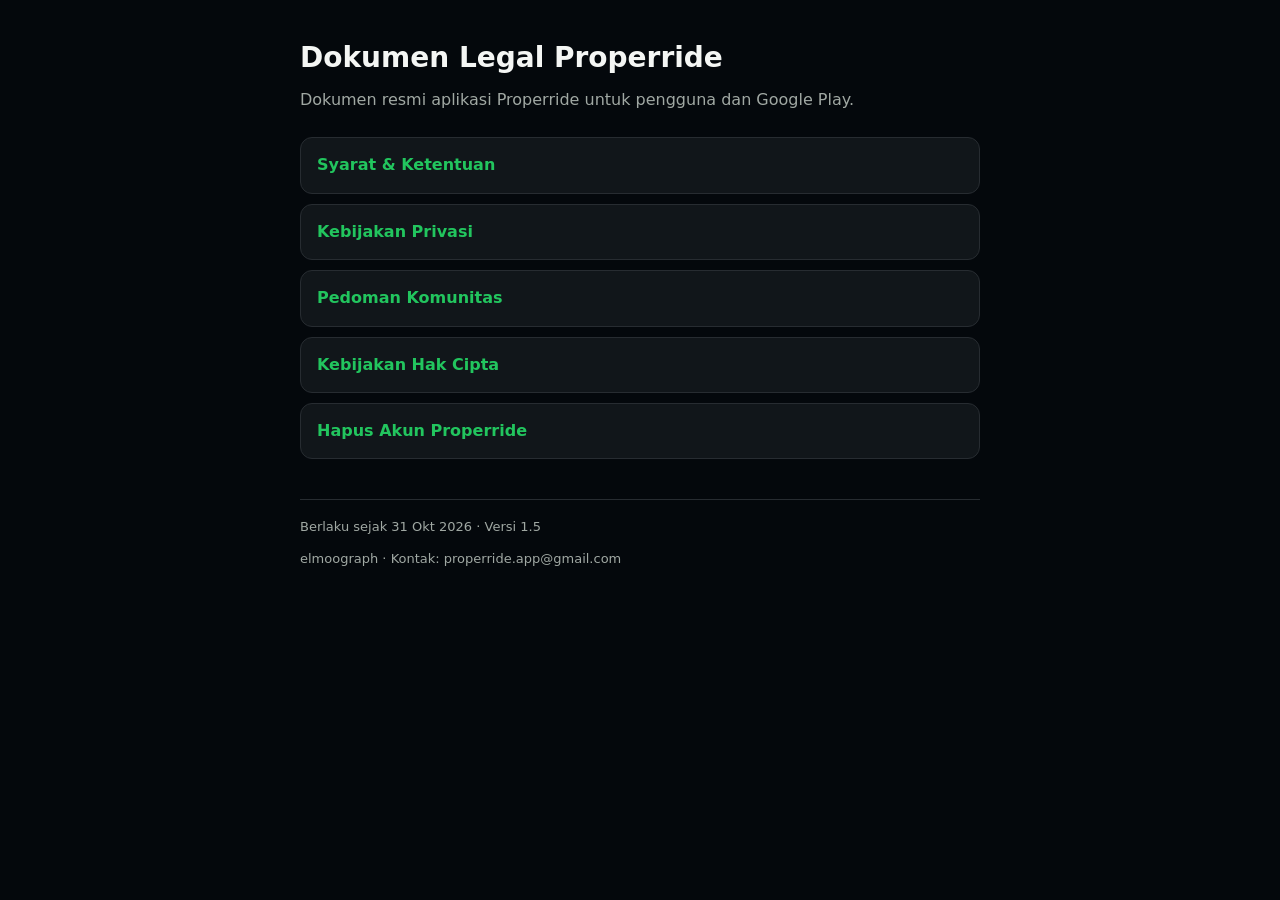
<file: index.html>
<!doctype html>
<html lang="id">
<head>
<meta charset="utf-8">
<meta name="viewport" content="width=device-width, initial-scale=1">
<title>Dokumen Legal Properride</title>
<link rel="stylesheet" href="style.css">
</head>
<body>
<main>
<h1>Dokumen Legal Properride</h1>
<p class="intro">Dokumen resmi aplikasi Properride untuk pengguna dan Google Play.</p>
<ul class="docs">
<li><a href="terms.html">Syarat &amp; Ketentuan</a></li>
<li><a href="privacy.html">Kebijakan Privasi</a></li>
<li><a href="guidelines.html">Pedoman Komunitas</a></li>
<li><a href="copyright.html">Kebijakan Hak Cipta</a></li>
<li><a href="delete-account.html">Hapus Akun Properride</a></li>
</ul>
<footer>
<p>Berlaku sejak 31 Okt 2026 · Versi 1.5</p>
<p>elmoograph · Kontak: properride.app@gmail.com</p>
</footer>
</main>
</body>
</html>
</file>
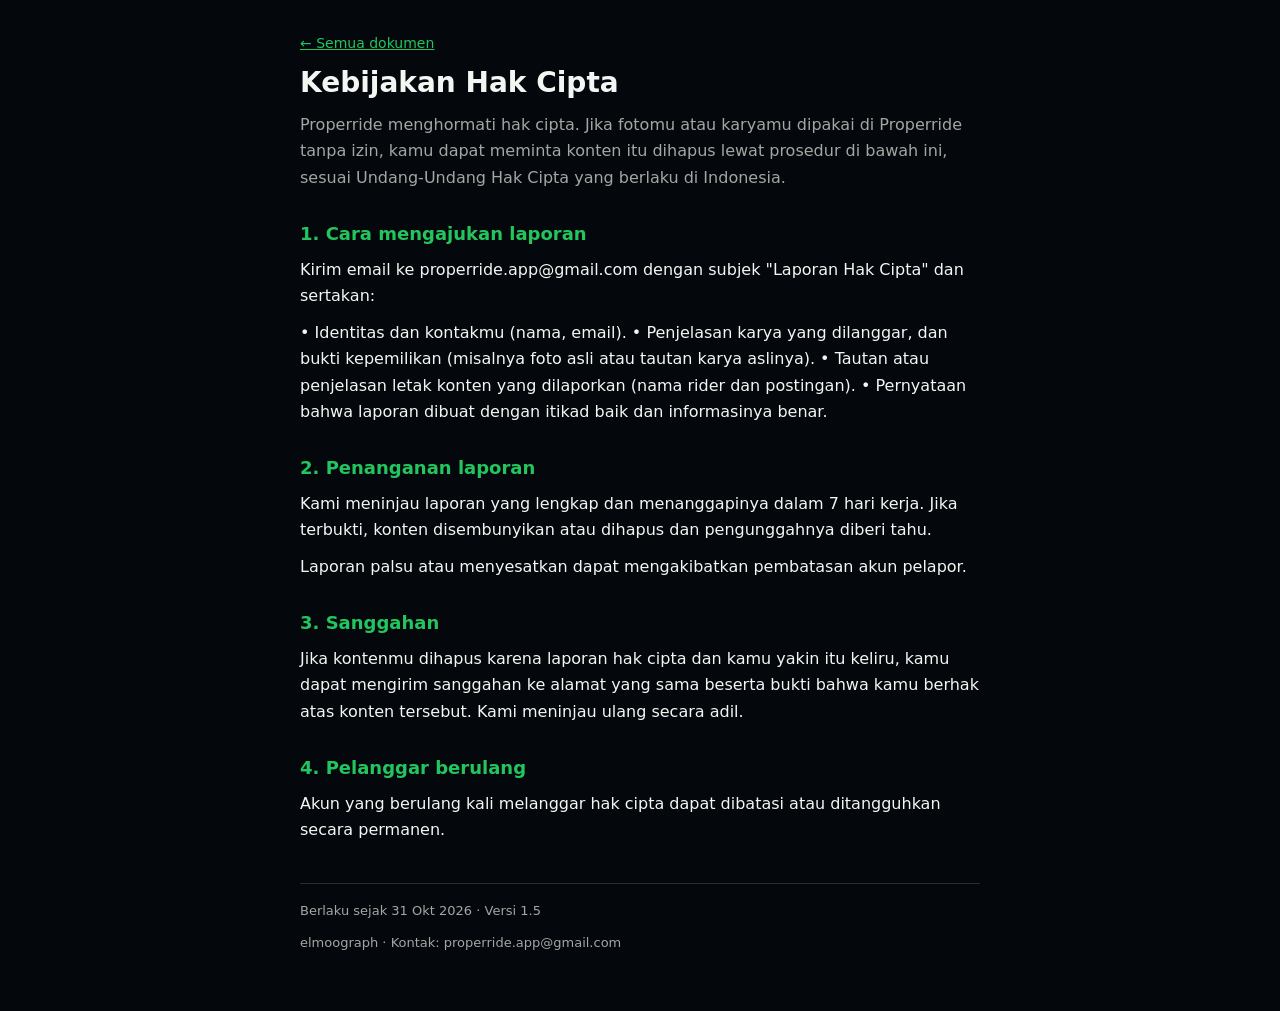
<file: copyright.html>
<!doctype html>
<html lang="id">
<head>
<meta charset="utf-8">
<meta name="viewport" content="width=device-width, initial-scale=1">
<title>Kebijakan Hak Cipta · Properride</title>
<link rel="stylesheet" href="style.css">
</head>
<body>
<main>
<p class="back"><a href="index.html">← Semua dokumen</a></p>
<h1>Kebijakan Hak Cipta</h1>
<p class="intro">Properride menghormati hak cipta. Jika fotomu atau karyamu dipakai di Properride tanpa izin, kamu dapat meminta konten itu dihapus lewat prosedur di bawah ini, sesuai Undang-Undang Hak Cipta yang berlaku di Indonesia.</p>
<section>
<h2>1. Cara mengajukan laporan</h2>
<p>Kirim email ke properride.app@gmail.com dengan subjek &quot;Laporan Hak Cipta&quot; dan sertakan:</p>
<p>• Identitas dan kontakmu (nama, email).
• Penjelasan karya yang dilanggar, dan bukti kepemilikan (misalnya foto asli atau tautan karya aslinya).
• Tautan atau penjelasan letak konten yang dilaporkan (nama rider dan postingan).
• Pernyataan bahwa laporan dibuat dengan itikad baik dan informasinya benar.</p>
</section>
<section>
<h2>2. Penanganan laporan</h2>
<p>Kami meninjau laporan yang lengkap dan menanggapinya dalam 7 hari kerja. Jika terbukti, konten disembunyikan atau dihapus dan pengunggahnya diberi tahu.</p>
<p>Laporan palsu atau menyesatkan dapat mengakibatkan pembatasan akun pelapor.</p>
</section>
<section>
<h2>3. Sanggahan</h2>
<p>Jika kontenmu dihapus karena laporan hak cipta dan kamu yakin itu keliru, kamu dapat mengirim sanggahan ke alamat yang sama beserta bukti bahwa kamu berhak atas konten tersebut. Kami meninjau ulang secara adil.</p>
</section>
<section>
<h2>4. Pelanggar berulang</h2>
<p>Akun yang berulang kali melanggar hak cipta dapat dibatasi atau ditangguhkan secara permanen.</p>
</section>
<footer>
<p>Berlaku sejak 31 Okt 2026 · Versi 1.5</p>
<p>elmoograph · Kontak: properride.app@gmail.com</p>
</footer>
</main>
</body>
</html>
</file>
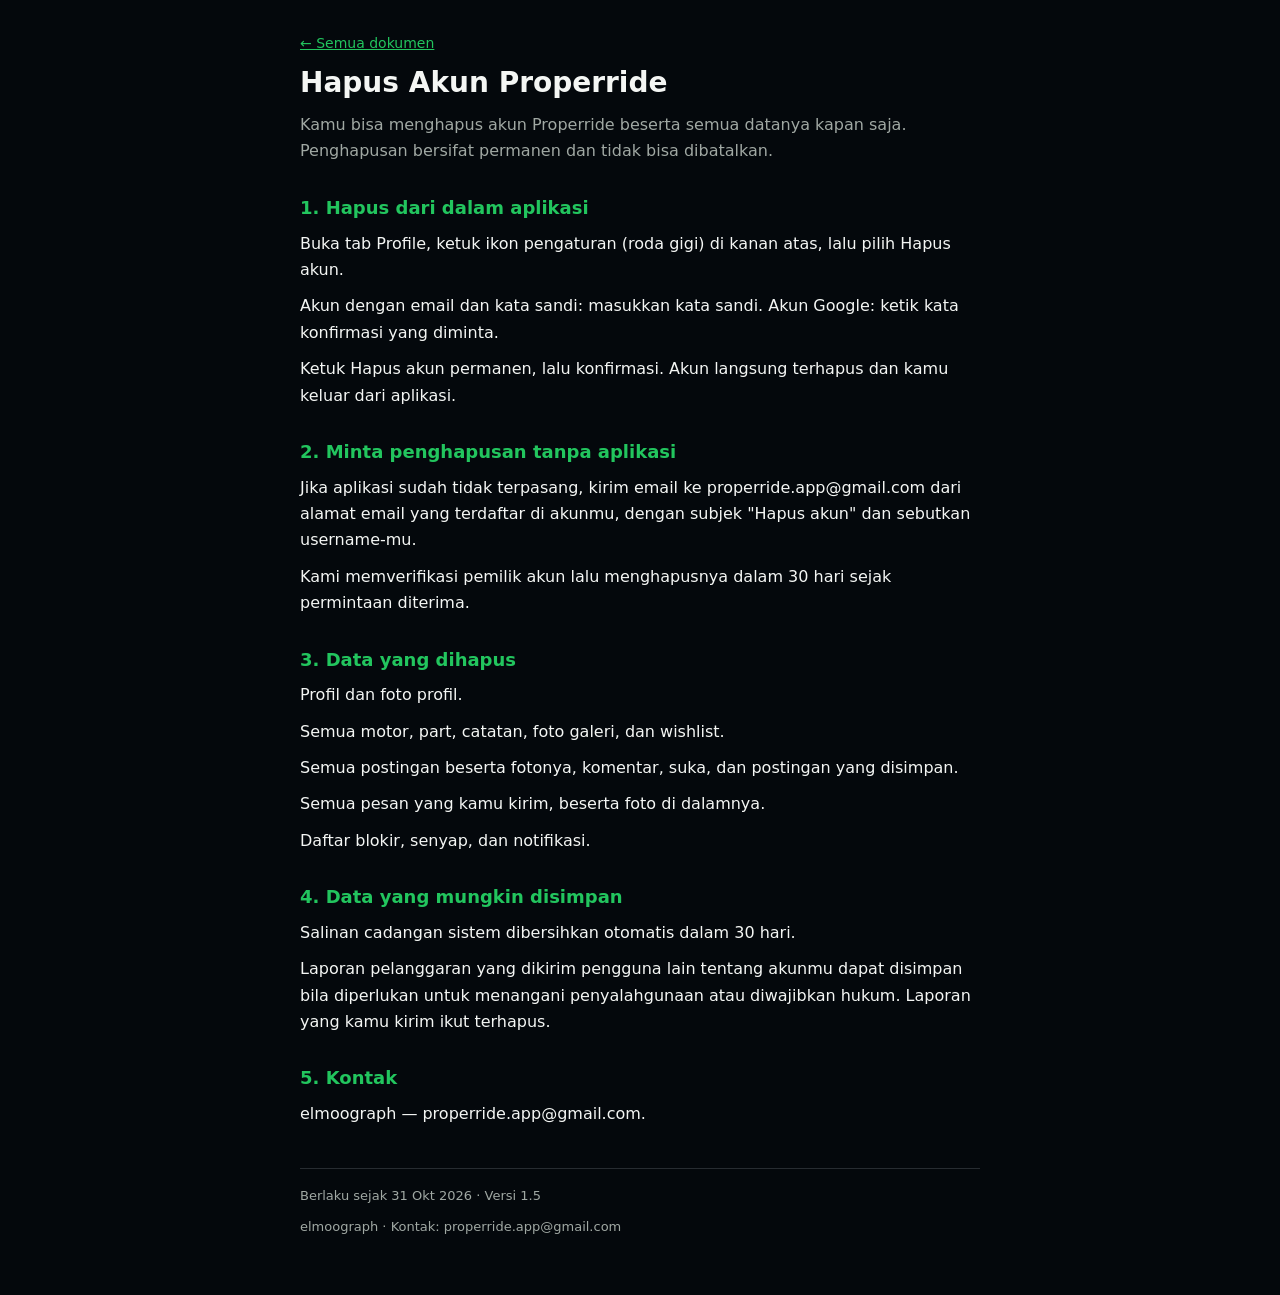
<file: delete-account.html>
<!doctype html>
<html lang="id">
<head>
<meta charset="utf-8">
<meta name="viewport" content="width=device-width, initial-scale=1">
<title>Hapus Akun Properride · Properride</title>
<link rel="stylesheet" href="style.css">
</head>
<body>
<main>
<p class="back"><a href="index.html">← Semua dokumen</a></p>
<h1>Hapus Akun Properride</h1>
<p class="intro">Kamu bisa menghapus akun Properride beserta semua datanya kapan saja. Penghapusan bersifat permanen dan tidak bisa dibatalkan.</p>
<section>
<h2>1. Hapus dari dalam aplikasi</h2>
<p>Buka tab Profile, ketuk ikon pengaturan (roda gigi) di kanan atas, lalu pilih Hapus akun.</p>
<p>Akun dengan email dan kata sandi: masukkan kata sandi. Akun Google: ketik kata konfirmasi yang diminta.</p>
<p>Ketuk Hapus akun permanen, lalu konfirmasi. Akun langsung terhapus dan kamu keluar dari aplikasi.</p>
</section>
<section>
<h2>2. Minta penghapusan tanpa aplikasi</h2>
<p>Jika aplikasi sudah tidak terpasang, kirim email ke properride.app@gmail.com dari alamat email yang terdaftar di akunmu, dengan subjek &quot;Hapus akun&quot; dan sebutkan username-mu.</p>
<p>Kami memverifikasi pemilik akun lalu menghapusnya dalam 30 hari sejak permintaan diterima.</p>
</section>
<section>
<h2>3. Data yang dihapus</h2>
<p>Profil dan foto profil.</p>
<p>Semua motor, part, catatan, foto galeri, dan wishlist.</p>
<p>Semua postingan beserta fotonya, komentar, suka, dan postingan yang disimpan.</p>
<p>Semua pesan yang kamu kirim, beserta foto di dalamnya.</p>
<p>Daftar blokir, senyap, dan notifikasi.</p>
</section>
<section>
<h2>4. Data yang mungkin disimpan</h2>
<p>Salinan cadangan sistem dibersihkan otomatis dalam 30 hari.</p>
<p>Laporan pelanggaran yang dikirim pengguna lain tentang akunmu dapat disimpan bila diperlukan untuk menangani penyalahgunaan atau diwajibkan hukum. Laporan yang kamu kirim ikut terhapus.</p>
</section>
<section>
<h2>5. Kontak</h2>
<p>elmoograph — properride.app@gmail.com.</p>
</section>
<footer>
<p>Berlaku sejak 31 Okt 2026 · Versi 1.5</p>
<p>elmoograph · Kontak: properride.app@gmail.com</p>
</footer>
</main>
</body>
</html>
</file>
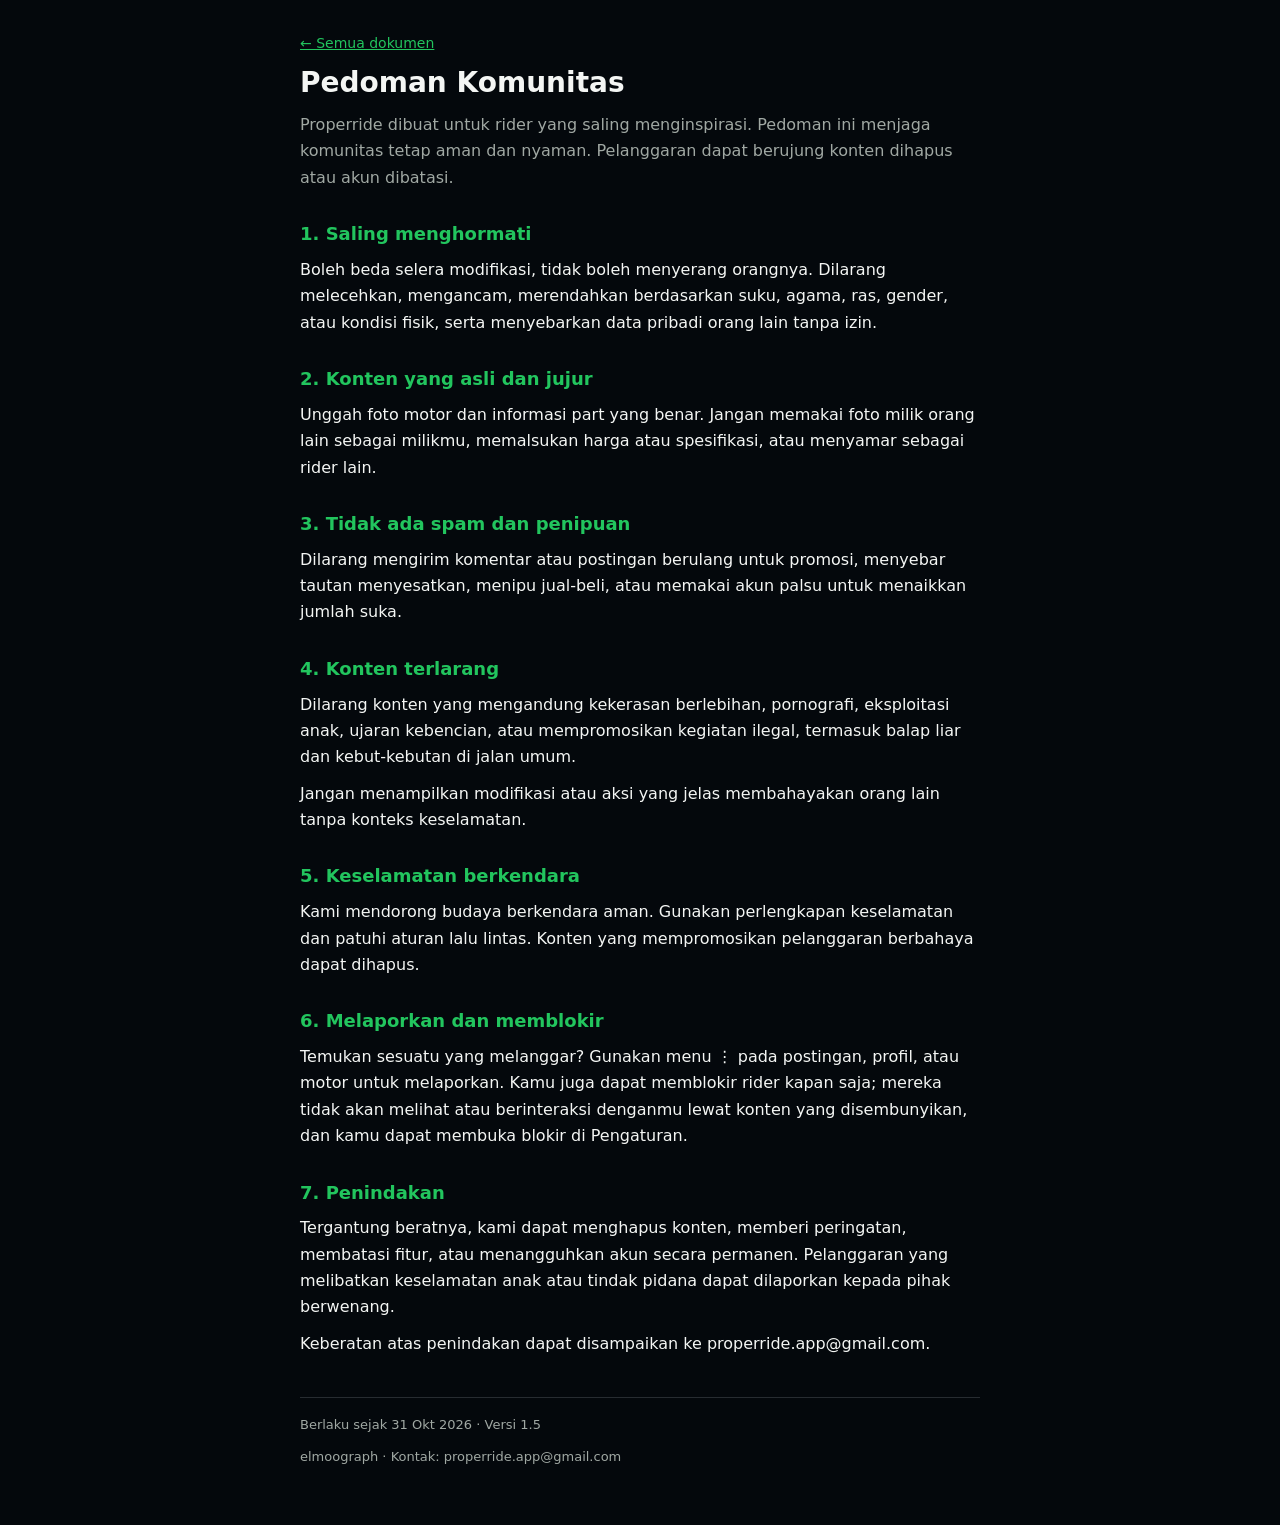
<file: guidelines.html>
<!doctype html>
<html lang="id">
<head>
<meta charset="utf-8">
<meta name="viewport" content="width=device-width, initial-scale=1">
<title>Pedoman Komunitas · Properride</title>
<link rel="stylesheet" href="style.css">
</head>
<body>
<main>
<p class="back"><a href="index.html">← Semua dokumen</a></p>
<h1>Pedoman Komunitas</h1>
<p class="intro">Properride dibuat untuk rider yang saling menginspirasi. Pedoman ini menjaga komunitas tetap aman dan nyaman. Pelanggaran dapat berujung konten dihapus atau akun dibatasi.</p>
<section>
<h2>1. Saling menghormati</h2>
<p>Boleh beda selera modifikasi, tidak boleh menyerang orangnya. Dilarang melecehkan, mengancam, merendahkan berdasarkan suku, agama, ras, gender, atau kondisi fisik, serta menyebarkan data pribadi orang lain tanpa izin.</p>
</section>
<section>
<h2>2. Konten yang asli dan jujur</h2>
<p>Unggah foto motor dan informasi part yang benar. Jangan memakai foto milik orang lain sebagai milikmu, memalsukan harga atau spesifikasi, atau menyamar sebagai rider lain.</p>
</section>
<section>
<h2>3. Tidak ada spam dan penipuan</h2>
<p>Dilarang mengirim komentar atau postingan berulang untuk promosi, menyebar tautan menyesatkan, menipu jual-beli, atau memakai akun palsu untuk menaikkan jumlah suka.</p>
</section>
<section>
<h2>4. Konten terlarang</h2>
<p>Dilarang konten yang mengandung kekerasan berlebihan, pornografi, eksploitasi anak, ujaran kebencian, atau mempromosikan kegiatan ilegal, termasuk balap liar dan kebut-kebutan di jalan umum.</p>
<p>Jangan menampilkan modifikasi atau aksi yang jelas membahayakan orang lain tanpa konteks keselamatan.</p>
</section>
<section>
<h2>5. Keselamatan berkendara</h2>
<p>Kami mendorong budaya berkendara aman. Gunakan perlengkapan keselamatan dan patuhi aturan lalu lintas. Konten yang mempromosikan pelanggaran berbahaya dapat dihapus.</p>
</section>
<section>
<h2>6. Melaporkan dan memblokir</h2>
<p>Temukan sesuatu yang melanggar? Gunakan menu ⋮ pada postingan, profil, atau motor untuk melaporkan. Kamu juga dapat memblokir rider kapan saja; mereka tidak akan melihat atau berinteraksi denganmu lewat konten yang disembunyikan, dan kamu dapat membuka blokir di Pengaturan.</p>
</section>
<section>
<h2>7. Penindakan</h2>
<p>Tergantung beratnya, kami dapat menghapus konten, memberi peringatan, membatasi fitur, atau menangguhkan akun secara permanen. Pelanggaran yang melibatkan keselamatan anak atau tindak pidana dapat dilaporkan kepada pihak berwenang.</p>
<p>Keberatan atas penindakan dapat disampaikan ke properride.app@gmail.com.</p>
</section>
<footer>
<p>Berlaku sejak 31 Okt 2026 · Versi 1.5</p>
<p>elmoograph · Kontak: properride.app@gmail.com</p>
</footer>
</main>
</body>
</html>
</file>
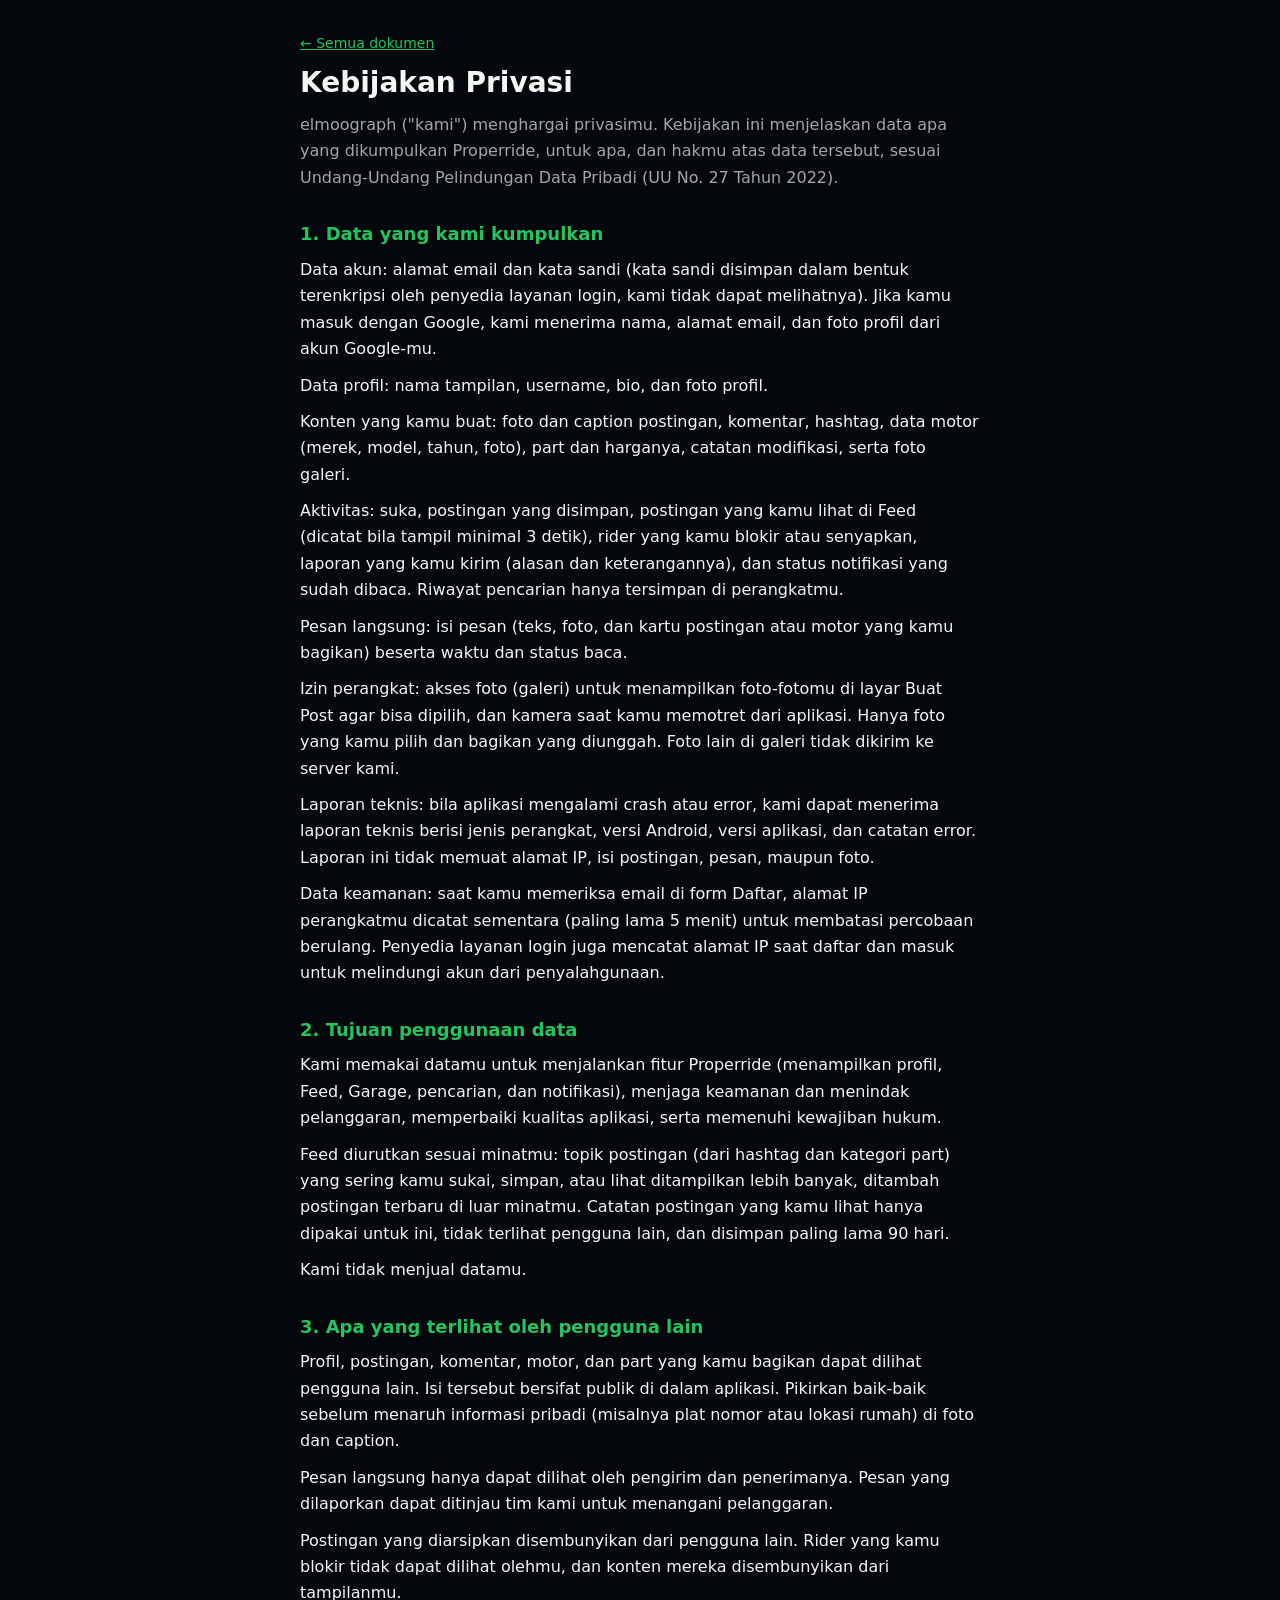
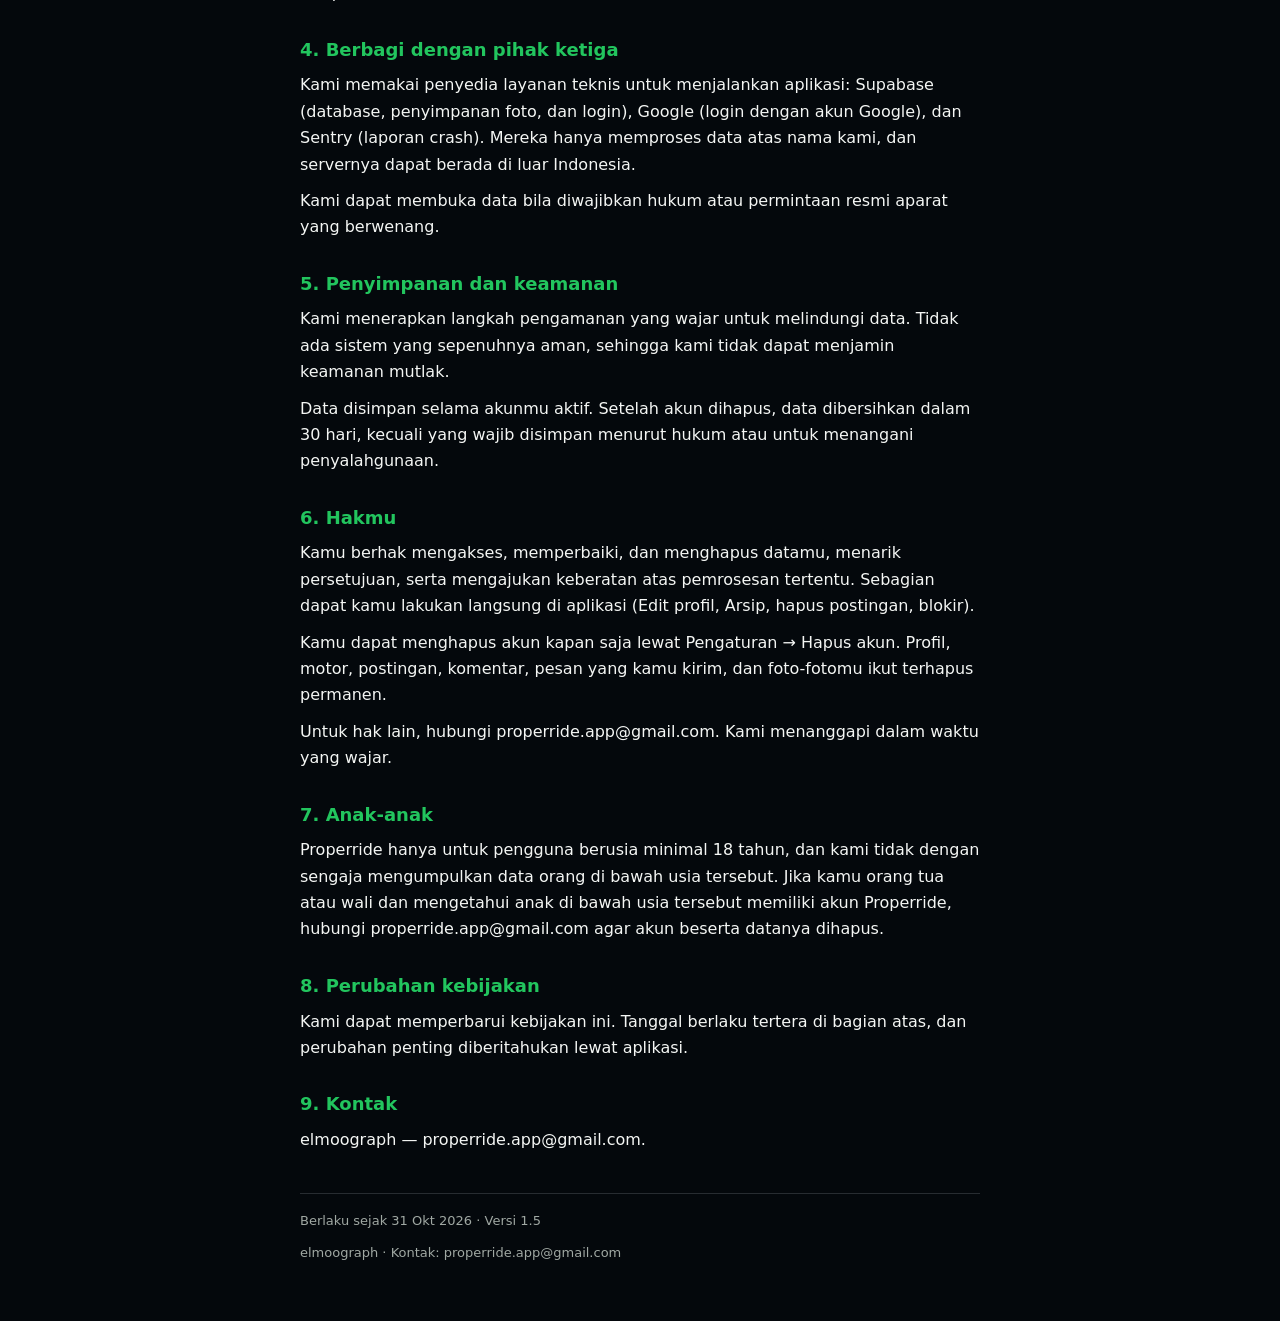
<file: privacy.html>
<!doctype html>
<html lang="id">
<head>
<meta charset="utf-8">
<meta name="viewport" content="width=device-width, initial-scale=1">
<title>Kebijakan Privasi · Properride</title>
<link rel="stylesheet" href="style.css">
</head>
<body>
<main>
<p class="back"><a href="index.html">← Semua dokumen</a></p>
<h1>Kebijakan Privasi</h1>
<p class="intro">elmoograph (&quot;kami&quot;) menghargai privasimu. Kebijakan ini menjelaskan data apa yang dikumpulkan Properride, untuk apa, dan hakmu atas data tersebut, sesuai Undang-Undang Pelindungan Data Pribadi (UU No. 27 Tahun 2022).</p>
<section>
<h2>1. Data yang kami kumpulkan</h2>
<p>Data akun: alamat email dan kata sandi (kata sandi disimpan dalam bentuk terenkripsi oleh penyedia layanan login, kami tidak dapat melihatnya). Jika kamu masuk dengan Google, kami menerima nama, alamat email, dan foto profil dari akun Google-mu.</p>
<p>Data profil: nama tampilan, username, bio, dan foto profil.</p>
<p>Konten yang kamu buat: foto dan caption postingan, komentar, hashtag, data motor (merek, model, tahun, foto), part dan harganya, catatan modifikasi, serta foto galeri.</p>
<p>Aktivitas: suka, postingan yang disimpan, postingan yang kamu lihat di Feed (dicatat bila tampil minimal 3 detik), rider yang kamu blokir atau senyapkan, laporan yang kamu kirim (alasan dan keterangannya), dan status notifikasi yang sudah dibaca. Riwayat pencarian hanya tersimpan di perangkatmu.</p>
<p>Pesan langsung: isi pesan (teks, foto, dan kartu postingan atau motor yang kamu bagikan) beserta waktu dan status baca.</p>
<p>Izin perangkat: akses foto (galeri) untuk menampilkan foto-fotomu di layar Buat Post agar bisa dipilih, dan kamera saat kamu memotret dari aplikasi. Hanya foto yang kamu pilih dan bagikan yang diunggah. Foto lain di galeri tidak dikirim ke server kami.</p>
<p>Laporan teknis: bila aplikasi mengalami crash atau error, kami dapat menerima laporan teknis berisi jenis perangkat, versi Android, versi aplikasi, dan catatan error. Laporan ini tidak memuat alamat IP, isi postingan, pesan, maupun foto.</p>
<p>Data keamanan: saat kamu memeriksa email di form Daftar, alamat IP perangkatmu dicatat sementara (paling lama 5 menit) untuk membatasi percobaan berulang. Penyedia layanan login juga mencatat alamat IP saat daftar dan masuk untuk melindungi akun dari penyalahgunaan.</p>
</section>
<section>
<h2>2. Tujuan penggunaan data</h2>
<p>Kami memakai datamu untuk menjalankan fitur Properride (menampilkan profil, Feed, Garage, pencarian, dan notifikasi), menjaga keamanan dan menindak pelanggaran, memperbaiki kualitas aplikasi, serta memenuhi kewajiban hukum.</p>
<p>Feed diurutkan sesuai minatmu: topik postingan (dari hashtag dan kategori part) yang sering kamu sukai, simpan, atau lihat ditampilkan lebih banyak, ditambah postingan terbaru di luar minatmu. Catatan postingan yang kamu lihat hanya dipakai untuk ini, tidak terlihat pengguna lain, dan disimpan paling lama 90 hari.</p>
<p>Kami tidak menjual datamu.</p>
</section>
<section>
<h2>3. Apa yang terlihat oleh pengguna lain</h2>
<p>Profil, postingan, komentar, motor, dan part yang kamu bagikan dapat dilihat pengguna lain. Isi tersebut bersifat publik di dalam aplikasi. Pikirkan baik-baik sebelum menaruh informasi pribadi (misalnya plat nomor atau lokasi rumah) di foto dan caption.</p>
<p>Pesan langsung hanya dapat dilihat oleh pengirim dan penerimanya. Pesan yang dilaporkan dapat ditinjau tim kami untuk menangani pelanggaran.</p>
<p>Postingan yang diarsipkan disembunyikan dari pengguna lain. Rider yang kamu blokir tidak dapat dilihat olehmu, dan konten mereka disembunyikan dari tampilanmu.</p>
</section>
<section>
<h2>4. Berbagi dengan pihak ketiga</h2>
<p>Kami memakai penyedia layanan teknis untuk menjalankan aplikasi: Supabase (database, penyimpanan foto, dan login), Google (login dengan akun Google), dan Sentry (laporan crash). Mereka hanya memproses data atas nama kami, dan servernya dapat berada di luar Indonesia.</p>
<p>Kami dapat membuka data bila diwajibkan hukum atau permintaan resmi aparat yang berwenang.</p>
</section>
<section>
<h2>5. Penyimpanan dan keamanan</h2>
<p>Kami menerapkan langkah pengamanan yang wajar untuk melindungi data. Tidak ada sistem yang sepenuhnya aman, sehingga kami tidak dapat menjamin keamanan mutlak.</p>
<p>Data disimpan selama akunmu aktif. Setelah akun dihapus, data dibersihkan dalam 30 hari, kecuali yang wajib disimpan menurut hukum atau untuk menangani penyalahgunaan.</p>
</section>
<section>
<h2>6. Hakmu</h2>
<p>Kamu berhak mengakses, memperbaiki, dan menghapus datamu, menarik persetujuan, serta mengajukan keberatan atas pemrosesan tertentu. Sebagian dapat kamu lakukan langsung di aplikasi (Edit profil, Arsip, hapus postingan, blokir).</p>
<p>Kamu dapat menghapus akun kapan saja lewat Pengaturan → Hapus akun. Profil, motor, postingan, komentar, pesan yang kamu kirim, dan foto-fotomu ikut terhapus permanen.</p>
<p>Untuk hak lain, hubungi properride.app@gmail.com. Kami menanggapi dalam waktu yang wajar.</p>
</section>
<section>
<h2>7. Anak-anak</h2>
<p>Properride hanya untuk pengguna berusia minimal 18 tahun, dan kami tidak dengan sengaja mengumpulkan data orang di bawah usia tersebut. Jika kamu orang tua atau wali dan mengetahui anak di bawah usia tersebut memiliki akun Properride, hubungi properride.app@gmail.com agar akun beserta datanya dihapus.</p>
</section>
<section>
<h2>8. Perubahan kebijakan</h2>
<p>Kami dapat memperbarui kebijakan ini. Tanggal berlaku tertera di bagian atas, dan perubahan penting diberitahukan lewat aplikasi.</p>
</section>
<section>
<h2>9. Kontak</h2>
<p>elmoograph — properride.app@gmail.com.</p>
</section>
<footer>
<p>Berlaku sejak 31 Okt 2026 · Versi 1.5</p>
<p>elmoograph · Kontak: properride.app@gmail.com</p>
</footer>
</main>
</body>
</html>
</file>
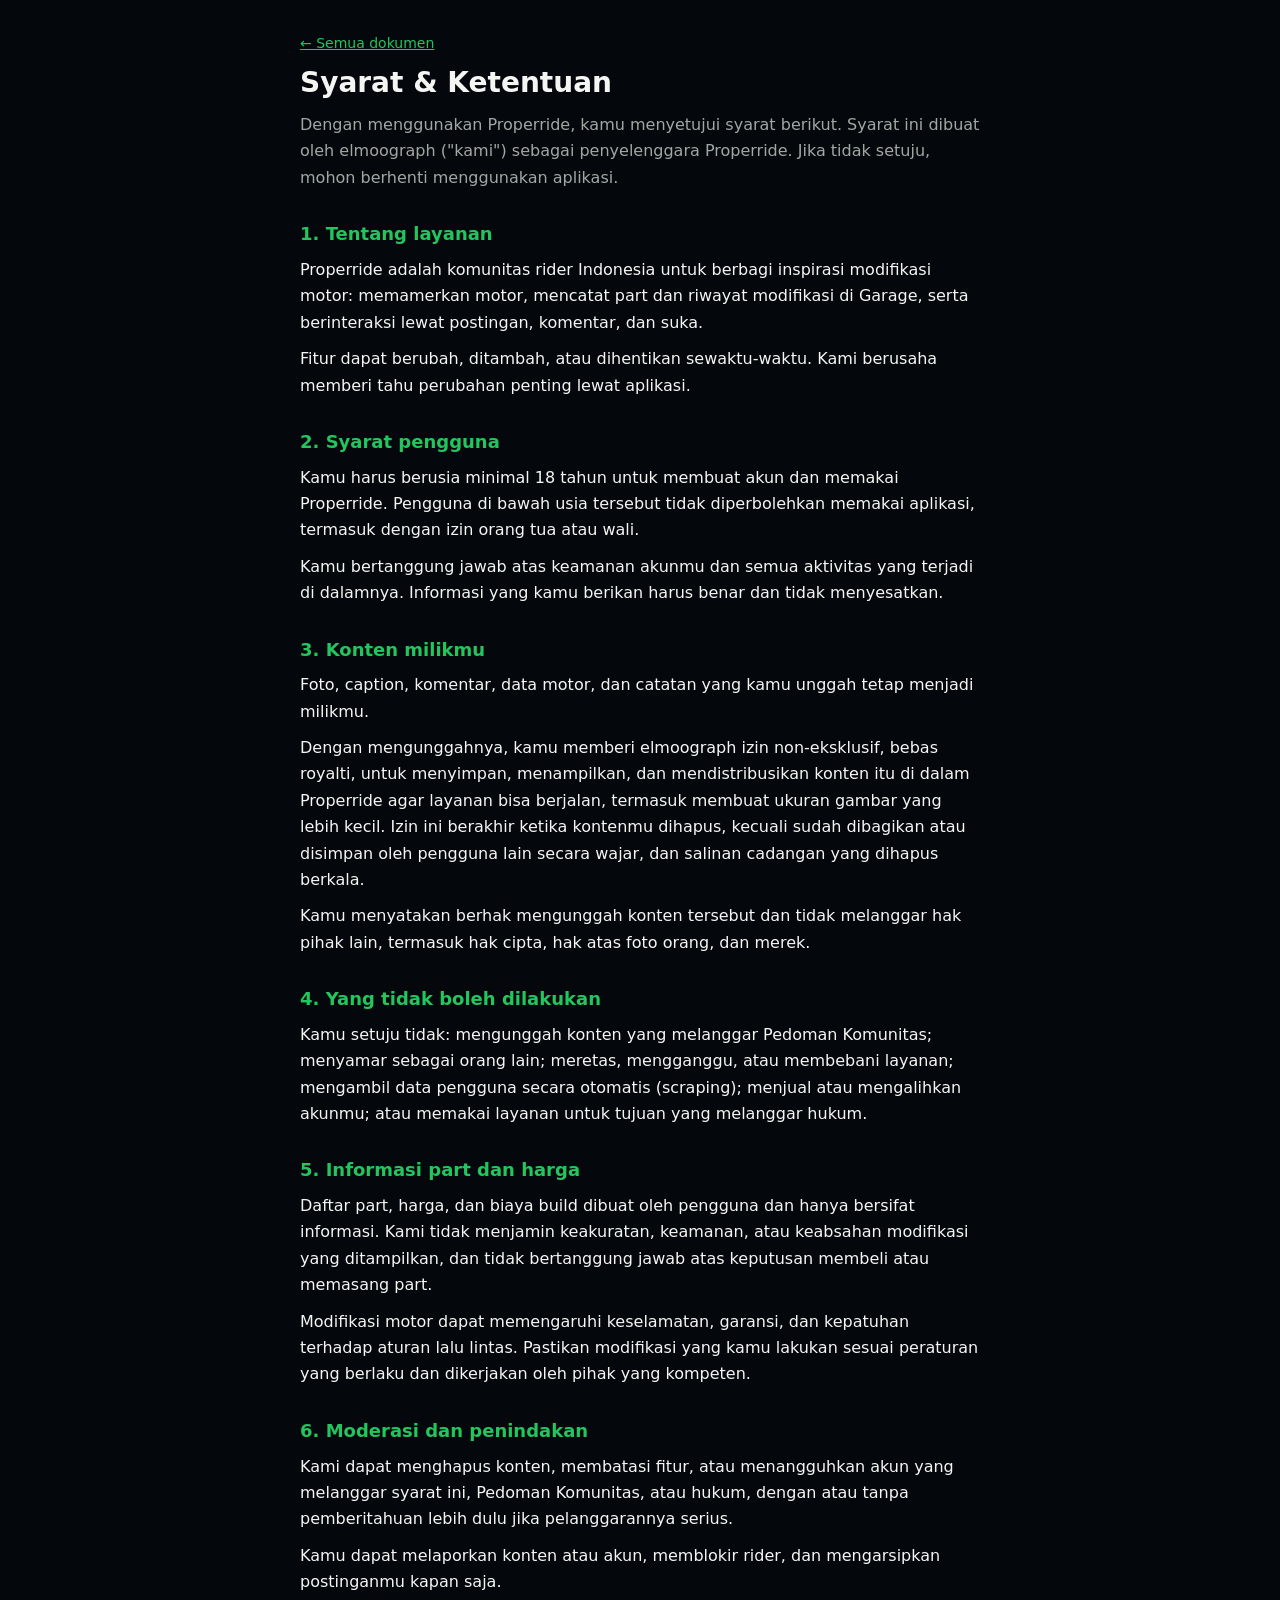
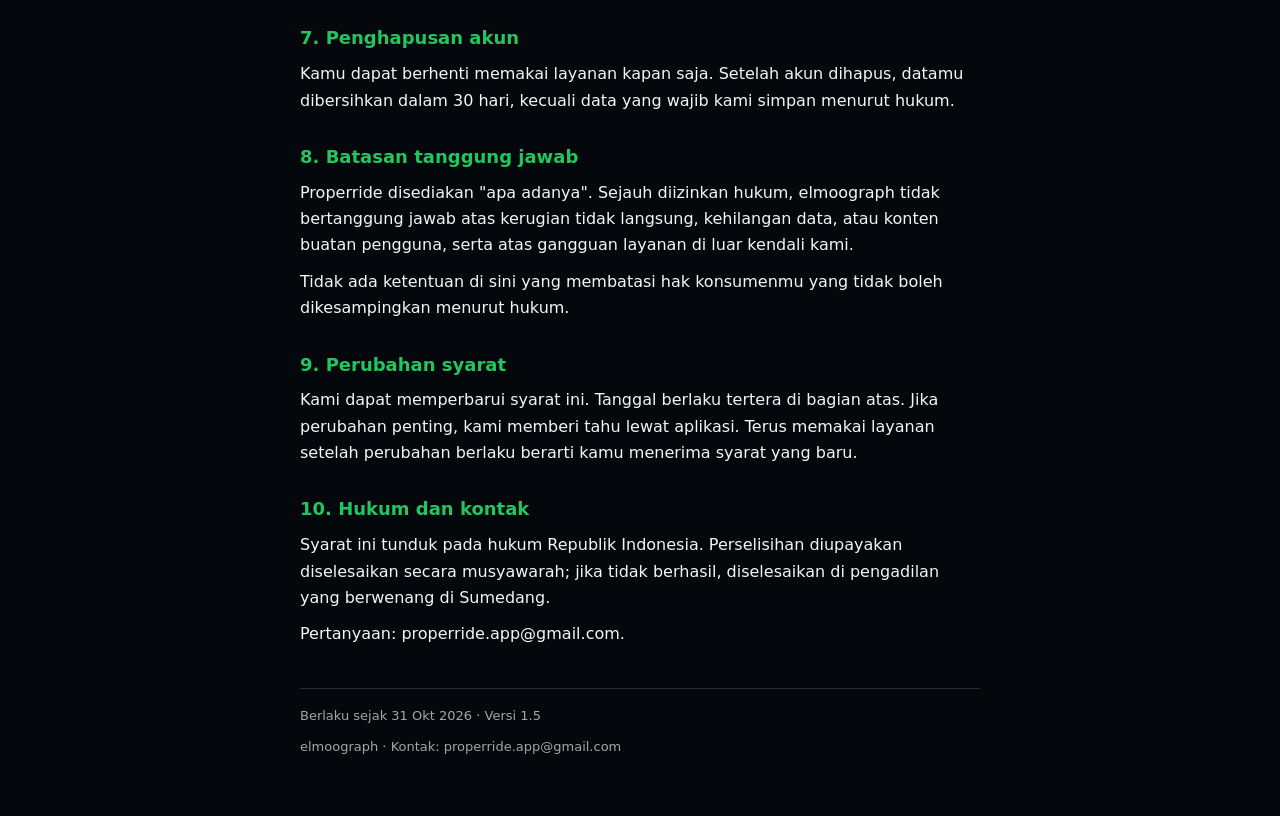
<file: terms.html>
<!doctype html>
<html lang="id">
<head>
<meta charset="utf-8">
<meta name="viewport" content="width=device-width, initial-scale=1">
<title>Syarat &amp; Ketentuan · Properride</title>
<link rel="stylesheet" href="style.css">
</head>
<body>
<main>
<p class="back"><a href="index.html">← Semua dokumen</a></p>
<h1>Syarat &amp; Ketentuan</h1>
<p class="intro">Dengan menggunakan Properride, kamu menyetujui syarat berikut. Syarat ini dibuat oleh elmoograph (&quot;kami&quot;) sebagai penyelenggara Properride. Jika tidak setuju, mohon berhenti menggunakan aplikasi.</p>
<section>
<h2>1. Tentang layanan</h2>
<p>Properride adalah komunitas rider Indonesia untuk berbagi inspirasi modifikasi motor: memamerkan motor, mencatat part dan riwayat modifikasi di Garage, serta berinteraksi lewat postingan, komentar, dan suka.</p>
<p>Fitur dapat berubah, ditambah, atau dihentikan sewaktu-waktu. Kami berusaha memberi tahu perubahan penting lewat aplikasi.</p>
</section>
<section>
<h2>2. Syarat pengguna</h2>
<p>Kamu harus berusia minimal 18 tahun untuk membuat akun dan memakai Properride. Pengguna di bawah usia tersebut tidak diperbolehkan memakai aplikasi, termasuk dengan izin orang tua atau wali.</p>
<p>Kamu bertanggung jawab atas keamanan akunmu dan semua aktivitas yang terjadi di dalamnya. Informasi yang kamu berikan harus benar dan tidak menyesatkan.</p>
</section>
<section>
<h2>3. Konten milikmu</h2>
<p>Foto, caption, komentar, data motor, dan catatan yang kamu unggah tetap menjadi milikmu.</p>
<p>Dengan mengunggahnya, kamu memberi elmoograph izin non-eksklusif, bebas royalti, untuk menyimpan, menampilkan, dan mendistribusikan konten itu di dalam Properride agar layanan bisa berjalan, termasuk membuat ukuran gambar yang lebih kecil. Izin ini berakhir ketika kontenmu dihapus, kecuali sudah dibagikan atau disimpan oleh pengguna lain secara wajar, dan salinan cadangan yang dihapus berkala.</p>
<p>Kamu menyatakan berhak mengunggah konten tersebut dan tidak melanggar hak pihak lain, termasuk hak cipta, hak atas foto orang, dan merek.</p>
</section>
<section>
<h2>4. Yang tidak boleh dilakukan</h2>
<p>Kamu setuju tidak: mengunggah konten yang melanggar Pedoman Komunitas; menyamar sebagai orang lain; meretas, mengganggu, atau membebani layanan; mengambil data pengguna secara otomatis (scraping); menjual atau mengalihkan akunmu; atau memakai layanan untuk tujuan yang melanggar hukum.</p>
</section>
<section>
<h2>5. Informasi part dan harga</h2>
<p>Daftar part, harga, dan biaya build dibuat oleh pengguna dan hanya bersifat informasi. Kami tidak menjamin keakuratan, keamanan, atau keabsahan modifikasi yang ditampilkan, dan tidak bertanggung jawab atas keputusan membeli atau memasang part.</p>
<p>Modifikasi motor dapat memengaruhi keselamatan, garansi, dan kepatuhan terhadap aturan lalu lintas. Pastikan modifikasi yang kamu lakukan sesuai peraturan yang berlaku dan dikerjakan oleh pihak yang kompeten.</p>
</section>
<section>
<h2>6. Moderasi dan penindakan</h2>
<p>Kami dapat menghapus konten, membatasi fitur, atau menangguhkan akun yang melanggar syarat ini, Pedoman Komunitas, atau hukum, dengan atau tanpa pemberitahuan lebih dulu jika pelanggarannya serius.</p>
<p>Kamu dapat melaporkan konten atau akun, memblokir rider, dan mengarsipkan postinganmu kapan saja.</p>
</section>
<section>
<h2>7. Penghapusan akun</h2>
<p>Kamu dapat berhenti memakai layanan kapan saja. Setelah akun dihapus, datamu dibersihkan dalam 30 hari, kecuali data yang wajib kami simpan menurut hukum.</p>
</section>
<section>
<h2>8. Batasan tanggung jawab</h2>
<p>Properride disediakan &quot;apa adanya&quot;. Sejauh diizinkan hukum, elmoograph tidak bertanggung jawab atas kerugian tidak langsung, kehilangan data, atau konten buatan pengguna, serta atas gangguan layanan di luar kendali kami.</p>
<p>Tidak ada ketentuan di sini yang membatasi hak konsumenmu yang tidak boleh dikesampingkan menurut hukum.</p>
</section>
<section>
<h2>9. Perubahan syarat</h2>
<p>Kami dapat memperbarui syarat ini. Tanggal berlaku tertera di bagian atas. Jika perubahan penting, kami memberi tahu lewat aplikasi. Terus memakai layanan setelah perubahan berlaku berarti kamu menerima syarat yang baru.</p>
</section>
<section>
<h2>10. Hukum dan kontak</h2>
<p>Syarat ini tunduk pada hukum Republik Indonesia. Perselisihan diupayakan diselesaikan secara musyawarah; jika tidak berhasil, diselesaikan di pengadilan yang berwenang di Sumedang.</p>
<p>Pertanyaan: properride.app@gmail.com.</p>
</section>
<footer>
<p>Berlaku sejak 31 Okt 2026 · Versi 1.5</p>
<p>elmoograph · Kontak: properride.app@gmail.com</p>
</footer>
</main>
</body>
</html>
</file>
<file: style.css>
:root { color-scheme: dark; }
* { box-sizing: border-box; }
body { margin: 0; background: #04080C; color: #F4F6F4;
  font: 16px/1.65 system-ui, -apple-system, "Segoe UI", Roboto, sans-serif; }
main { max-width: 720px; margin: 0 auto; padding: 32px 20px 48px; }
h1 { font-size: 28px; line-height: 1.25; margin: 8px 0 12px; }
h2 { font-size: 18px; margin: 28px 0 8px; color: #22C55E; }
p { margin: 0 0 10px; }
.intro { color: #A0A8A3; }
a { color: #22C55E; }
.back { font-size: 14px; }
ul.docs { list-style: none; padding: 0; margin: 24px 0; }
ul.docs li { border: 1px solid #272C31; background: #11161A; border-radius: 12px; margin-bottom: 10px; }
ul.docs a { display: block; padding: 14px 16px; text-decoration: none; font-weight: 600; }
footer { margin-top: 40px; padding-top: 16px; border-top: 1px solid #272C31; color: #A0A8A3; font-size: 13px; }
</file>
